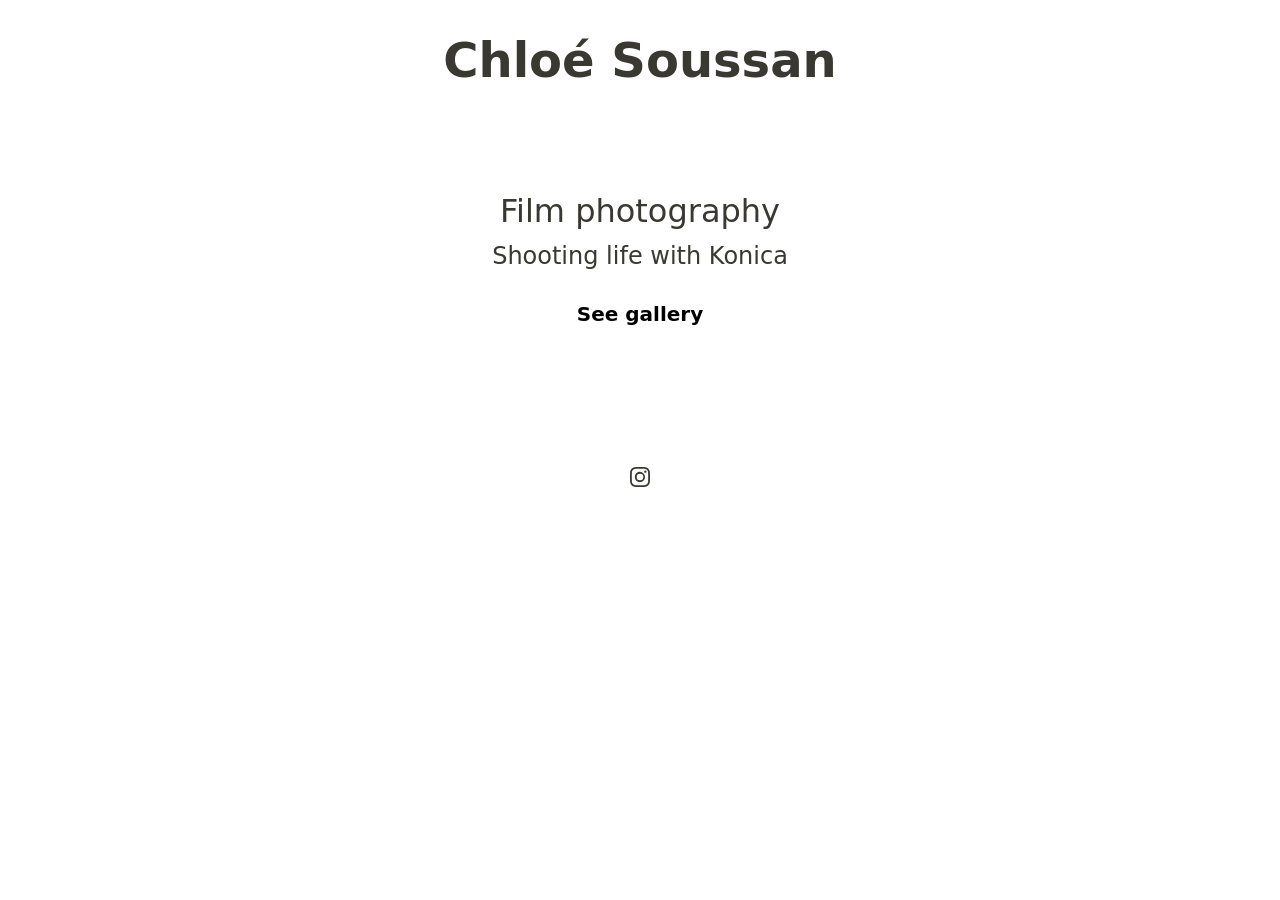
<file: index.html>
<!doctype html>
<html lang="en">
<head>
    <meta charset="utf-8">
    <meta name="viewport" content="width=device-width, initial-scale=1">
    <title>Chloé Soussan</title>
    <link rel="icon" href="data:image/svg+xml,%3Csvg xmlns='http://www.w3.org/2000/svg' width='10' height='10' fill='currentColor' class='bi bi-camera2' viewBox='0 0 16 16'%3E%3Cpath d='M5 8c0-1.657 2.343-3 4-3V4a4 4 0 0 0-4 4'/%3E%3Cpath d='M12.318 3h2.015C15.253 3 16 3.746 16 4.667v6.666c0 .92-.746 1.667-1.667 1.667h-2.015A5.97 5.97 0 0 1 9 14a5.97 5.97 0 0 1-3.318-1H1.667C.747 13 0 12.254 0 11.333V4.667C0 3.747.746 3 1.667 3H2a1 1 0 0 1 1-1h1a1 1 0 0 1 1 1h.682A5.97 5.97 0 0 1 9 2c1.227 0 2.367.368 3.318 1M2 4.5a.5.5 0 1 0-1 0 .5.5 0 0 0 1 0M14 8A5 5 0 1 0 4 8a5 5 0 0 0 10 0'/%3E%3C/svg%3E" type="image/svg+xml">

    <link href="https://cdn.jsdelivr.net/npm/bootstrap@5.3.2/dist/css/bootstrap.min.css" rel="stylesheet" integrity="sha384-T3c6CoIi6uLrA9TneNEoa7RxnatzjcDSCmG1MXxSR1GAsXEV/Dwwykc2MPK8M2HN" crossorigin="anonymous">
    <link rel="stylesheet" href="protect-images.css">

</head>
<style>
    body {
        font-size: 2vw;
    }
    #animated-text {
        overflow: hidden;
        text-align: left;
        white-space: nowrap;
        border-right: #393832;
        animation: typing 3s steps(40, end), blink-caret 0.75s infinite;
    }

    @keyframes typing {
        from {
            width: 0;
        }
        to {
            width: 100%;
        }
    }

    @keyframes blink-caret {
        from, to {
            border-color: transparent;
        }
        50% {
            border-color: #393832;
        }
    }
    #scrollToTopBtn {
        position: fixed;
        bottom: 20px;
        right: 20px;
        display: none;
        background-color: white;
        color: white;
        border: none;
        border-radius: 5px;
        padding: 10px 15px;
        cursor: pointer;
    }
    body {

        background-position: center;
        background-size: cover;
        background-attachment: fixed;
        animation: fadeIn 3s ease-in-out;
    }
    @keyframes fadeIn {
        0% {
            opacity: 0;
        }
        100% {
            opacity: 1;
        }
    }
    footer {
        bottom: 0;
        width: 100%;
        color:white;
        padding: 20px;
    }
    .fs-1{
        color:#393832;
        font-size: 3rem !important;
    }
    .fs-2{
        color:#393832;
        font-size: 1.5rem !important;
    }
    .fs-3{
        color:#393832;
        font-size: 2rem !important;
    }
    .nav-link {
        color:white;

    }
    .nav-pills  .nav-link
    {
        --bs-nav-pills-link-active-bg: white;
        color:#393832;
        font-size: 1.5rem !important;
    }
    .lead:hover {
        transform: scale(1.1);
        transition: transform 0.3s ease;
        cursor: pointer;
    }

    .nav-link:hover {
        transform: scale(1.1);
        transition: transform 0.3s ease;
        cursor: pointer;
    }


    .container-fluid{
        background-color: white;
    }
   .card-body{
       background-color:white;
       border-color:white;
   }


  .site-navbar {
    border-bottom: 1px solid rgba(57, 56, 50, 0.12);
  }
  .site-navbar .navbar-brand {
    color: #393832;
    font-size: 2.2rem;
    font-weight: 700;
  }
  .site-navbar .navbar-brand:hover {
    color: #393832;
  }
  .site-navbar .nav-link {
    color: #393832;
    font-size: 1.05rem;
    font-weight: 600;
    padding: 0.35rem 0.75rem;
    border-radius: 999px;
  }
  .site-navbar .nav-link:hover {
    color: #393832;
    background-color: rgba(57, 56, 50, 0.08);
  }
  .site-navbar .nav-link.active {
    color: #ffffff !important;
    background-color: #393832;
  }
  .site-navbar .navbar-toggler {
    border-color: rgba(57, 56, 50, 0.35);
  }
  .site-navbar .navbar-toggler:focus {
    box-shadow: none;
  }

</style>
<body>
<script src="https://cdn.jsdelivr.net/npm/bootstrap@5.3.2/dist/js/bootstrap.bundle.min.js" integrity="sha384-C6RzsynM9kWDrMNeT87bh95OGNyZPhcTNXj1NW7RuBCsyN/o0jlpcV8Qyq46cDfL" crossorigin="anonymous"></script>
<script src="protect-images.js"></script>

<div class="container ">
    <div class="text-center pt-4">
        <b><span class="fs-1">Chloé Soussan</span></b>
    </div>

    <section class="py-5 text-center container">
        <div class="row py-lg-5">
            <div class="col-lg-6 col-md-8 mx-auto">
                <h1 class="fs-3">Film photography</h1>
                <p class="fs-2">Shooting life with Konica </p>
            </div>
            <p class="lead">
                <a href="SUMIMASEN.html" class="btn btn-lg btn-light fw-bold border-white bg-white">See gallery</a>
            </p>
        </div>
    </section>
    <div class="d-flex justify-content-center">
    <ul class="nav nav-pills">
        <li class="nav-item"><a href="https://www.instagram.com/chloesouss/" class="nav-link fw-bolder"><svg xmlns="http://www.w3.org/2000/svg" width="20" height="20" fill="currentColor" class="bi bi-instagram" viewBox="0 0 16 16">
            <path d="M8 0C5.829 0 5.556.01 4.703.048 3.85.088 3.269.222 2.76.42a3.9 3.9 0 0 0-1.417.923A3.9 3.9 0 0 0 .42 2.76C.222 3.268.087 3.85.048 4.7.01 5.555 0 5.827 0 8.001c0 2.172.01 2.444.048 3.297.04.852.174 1.433.372 1.942.205.526.478.972.923 1.417.444.445.89.719 1.416.923.51.198 1.09.333 1.942.372C5.555 15.99 5.827 16 8 16s2.444-.01 3.298-.048c.851-.04 1.434-.174 1.943-.372a3.9 3.9 0 0 0 1.416-.923c.445-.445.718-.891.923-1.417.197-.509.332-1.09.372-1.942C15.99 10.445 16 10.173 16 8s-.01-2.445-.048-3.299c-.04-.851-.175-1.433-.372-1.941a3.9 3.9 0 0 0-.923-1.417A3.9 3.9 0 0 0 13.24.42c-.51-.198-1.092-.333-1.943-.372C10.443.01 10.172 0 7.998 0zm-.717 1.442h.718c2.136 0 2.389.007 3.232.046.78.035 1.204.166 1.486.275.373.145.64.319.92.599s.453.546.598.92c.11.281.24.705.275 1.485.039.843.047 1.096.047 3.231s-.008 2.389-.047 3.232c-.035.78-.166 1.203-.275 1.485a2.5 2.5 0 0 1-.599.919c-.28.28-.546.453-.92.598-.28.11-.704.24-1.485.276-.843.038-1.096.047-3.232.047s-2.39-.009-3.233-.047c-.78-.036-1.203-.166-1.485-.276a2.5 2.5 0 0 1-.92-.598 2.5 2.5 0 0 1-.6-.92c-.109-.281-.24-.705-.275-1.485-.038-.843-.046-1.096-.046-3.233s.008-2.388.046-3.231c.036-.78.166-1.204.276-1.486.145-.373.319-.64.599-.92s.546-.453.92-.598c.282-.11.705-.24 1.485-.276.738-.034 1.024-.044 2.515-.045zm4.988 1.328a.96.96 0 1 0 0 1.92.96.96 0 0 0 0-1.92m-4.27 1.122a4.109 4.109 0 1 0 0 8.217 4.109 4.109 0 0 0 0-8.217m0 1.441a2.667 2.667 0 1 1 0 5.334 2.667 2.667 0 0 1 0-5.334"/>
        </svg>  </a></li>
    </ul>
    </div>
<br>
    <br>

</div>

        </div>
</div>
</body>
<button id="scrollToTopBtn" onclick="scrollToTop()"><svg xmlns="http://www.w3.org/2000/svg" width="50" height="50" fill="currentColor" class="bi bi-arrow-up-circle-fill" viewBox="0 0 16 16">
    <path d="M16 8A8 8 0 1 0 0 8a8 8 0 0 0 16 0m-7.5 3.5a.5.5 0 0 1-1 0V5.707L5.354 7.854a.5.5 0 1 1-.708-.708l3-3a.5.5 0 0 1 .708 0l3 3a.5.5 0 0 1-.708.708L8.5 5.707z"/>
</svg></button>

<script>
    function scrollToTop() {
        document.body.scrollTop = 0;
        document.documentElement.scrollTop = 0;
    }


    window.onscroll = function() {
        scrollFunction();
    };

    function scrollFunction() {
        var scrollToTopBtn = document.getElementById("scrollToTopBtn");


        if (document.body.scrollTop > 300 || document.documentElement.scrollTop > 300) {
            scrollToTopBtn.style.display = "block";
        } else {
            scrollToTopBtn.style.display = "none";
        }
    }
</script>
<script>
    document.addEventListener('DOMContentLoaded', function () {
        var textElement = document.getElementById('animated-text');
        textElement.innerHTML = textElement.textContent.replace(/\S/g, "<span class='letter'>$&</span>");

        setTimeout(function () {
            textElement.classList.add('show');
        }, 500);
    });
</script>
</html>
</file>
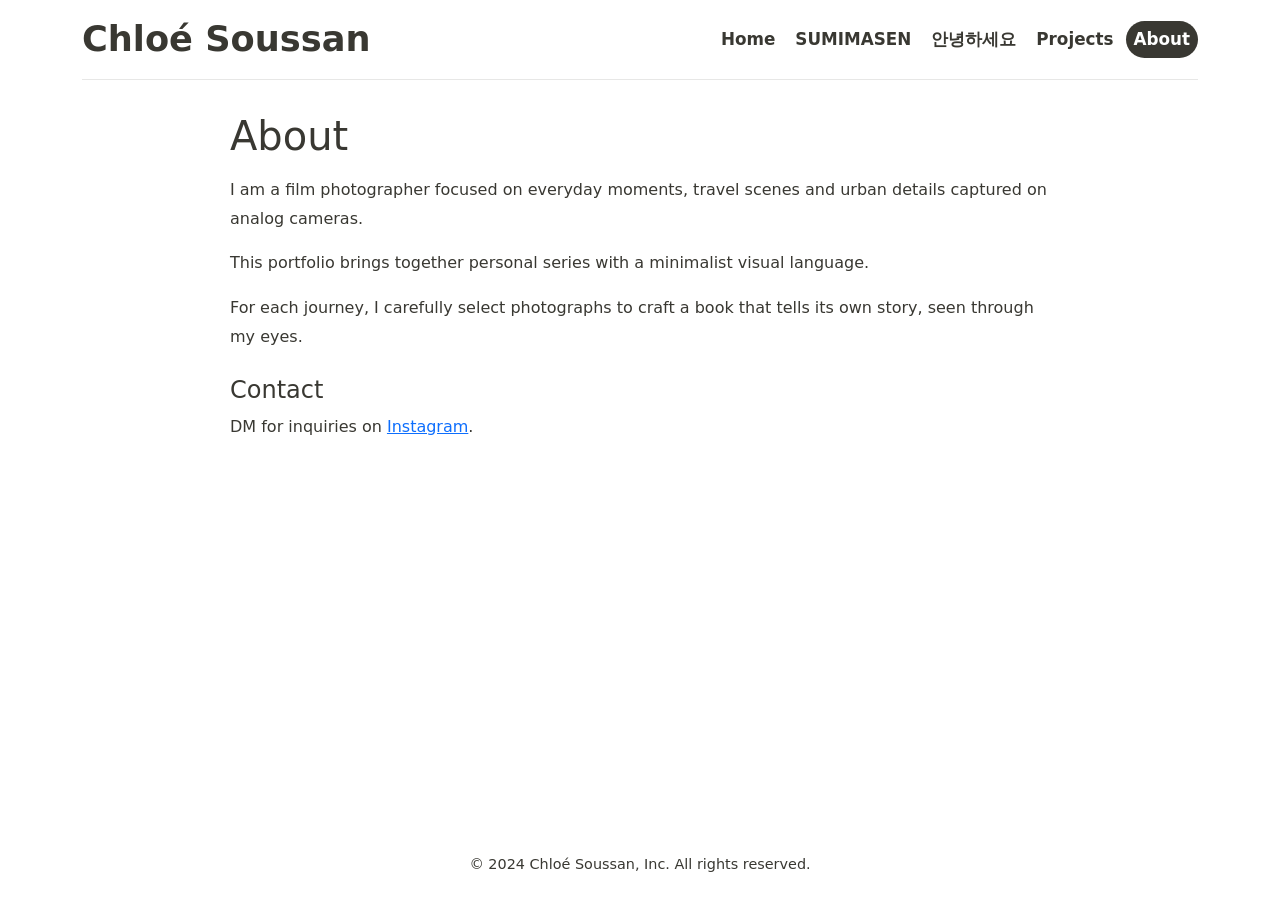
<file: about.html>
<!doctype html>
<html lang="en">
<head>
  <meta charset="utf-8">
  <meta name="viewport" content="width=device-width, initial-scale=1">
  <title>About - Chloé Soussan</title>
  <link href="https://cdn.jsdelivr.net/npm/bootstrap@5.3.2/dist/css/bootstrap.min.css" rel="stylesheet" integrity="sha384-T3c6CoIi6uLrA9TneNEoa7RxnatzjcDSCmG1MXxSR1GAsXEV/Dwwykc2MPK8M2HN" crossorigin="anonymous">
  <link rel="stylesheet" href="protect-images.css">
  <style>
    html, body { height: 100%; }
    body { background: white; color: #393832; }
    .site-navbar { border-bottom: 1px solid rgba(57, 56, 50, 0.12); }
    .site-navbar .navbar-brand { color: #393832; font-size: 2.2rem; font-weight: 700; }
    .site-navbar .nav-link { color: #393832; font-size: 1.05rem; font-weight: 600; padding: 0.35rem 0.75rem; border-radius: 999px; }
    .site-navbar .nav-link:hover { color: #393832; background-color: rgba(57, 56, 50, 0.08); }
    .site-navbar .nav-link.active { color: #fff !important; background-color: #393832; }
    .site-navbar .navbar-toggler { border-color: rgba(57, 56, 50, 0.35); }
    .site-navbar .navbar-toggler:focus { box-shadow: none; }
    .about-wrap { max-width: 820px; margin: 2rem auto; line-height: 1.8; }
    body { min-height: 100vh; display: flex; flex-direction: column; }
    main { flex: 1 0 auto; }
    footer { flex-shrink: 0; }
  </style>
</head>
<body>
<main class="container">
  <header class="site-navbar mb-4">
    <nav class="navbar navbar-expand-lg">
      <div class="container-fluid px-0">
        <a class="navbar-brand" href="index.html">Chloé Soussan</a>
        <button class="navbar-toggler" type="button" data-bs-toggle="collapse" data-bs-target="#mainNavbar" aria-controls="mainNavbar" aria-expanded="false" aria-label="Toggle navigation">
          <span class="navbar-toggler-icon"></span>
        </button>
        <div class="collapse navbar-collapse" id="mainNavbar">
          <ul class="navbar-nav ms-lg-auto mb-2 mb-lg-0 gap-lg-1">
            <li class="nav-item"><a class="nav-link" href="index.html">Home</a></li><li class="nav-item"><a class="nav-link" href="SUMIMASEN.html">SUMIMASEN</a></li><li class="nav-item"><a class="nav-link" href="SEOUL.html">안녕하세요</a></li><li class="nav-item"><a class="nav-link" href="projects.html">Projects</a></li><li class="nav-item"><a class="nav-link active" aria-current="page" href="about.html">About</a></li>
          </ul>
        </div>
      </div>
    </nav>
  </header>
  <section class="about-wrap">
    <h1 class="mb-3">About</h1>
    <p>I am a film photographer focused on everyday moments, travel scenes and urban details captured on analog cameras.</p>
    <p>This portfolio brings together personal series with a minimalist visual language.</p>
    <p>For each journey, I carefully select photographs to craft a book that tells its own story, seen through my eyes.</p>
    <h2 class="h4 mt-4 mb-2">Contact</h2>
    <p>DM for inquiries on <a href="https://www.instagram.com/chloesouss/" target="_blank" rel="noreferrer">Instagram</a>.</p>
  </section>
</main>

<footer class="py-3 text-center" style="font-size: 0.9rem;">
  <div class="container">
    <p class="mb-2">&copy; 2024 Chloé Soussan, Inc. All rights reserved.</p>
    <div class="d-flex justify-content-center">
      <ul class="nav nav-pills">
      
      </ul>
    </div>
  </div>
</footer>



<script src="https://cdn.jsdelivr.net/npm/bootstrap@5.3.2/dist/js/bootstrap.bundle.min.js" integrity="sha384-C6RzsynM9kWDrMNeT87bh95OGNyZPhcTNXj1NW7RuBCsyN/o0jlpcV8Qyq46cDfL" crossorigin="anonymous"></script>
<script src="protect-images.js"></script>
</body>
</html>
</file>
<file: protect-images.css>
/* Deterrents only: cannot fully prevent saving images in the browser. */

/* Disable native dragging / selection on images */
img {
  -webkit-user-drag: none;
  user-drag: none;
  user-select: none;
  -webkit-touch-callout: none;
}

/* Add an invisible overlay on gallery cards (covers the image) */
.card {
  position: relative;
}
.card::after {
  content: "";
  position: absolute;
  inset: 0;
  background: transparent;
  pointer-events: none; /* don't break clicks (lightbox uses card click) */
}
</file>
